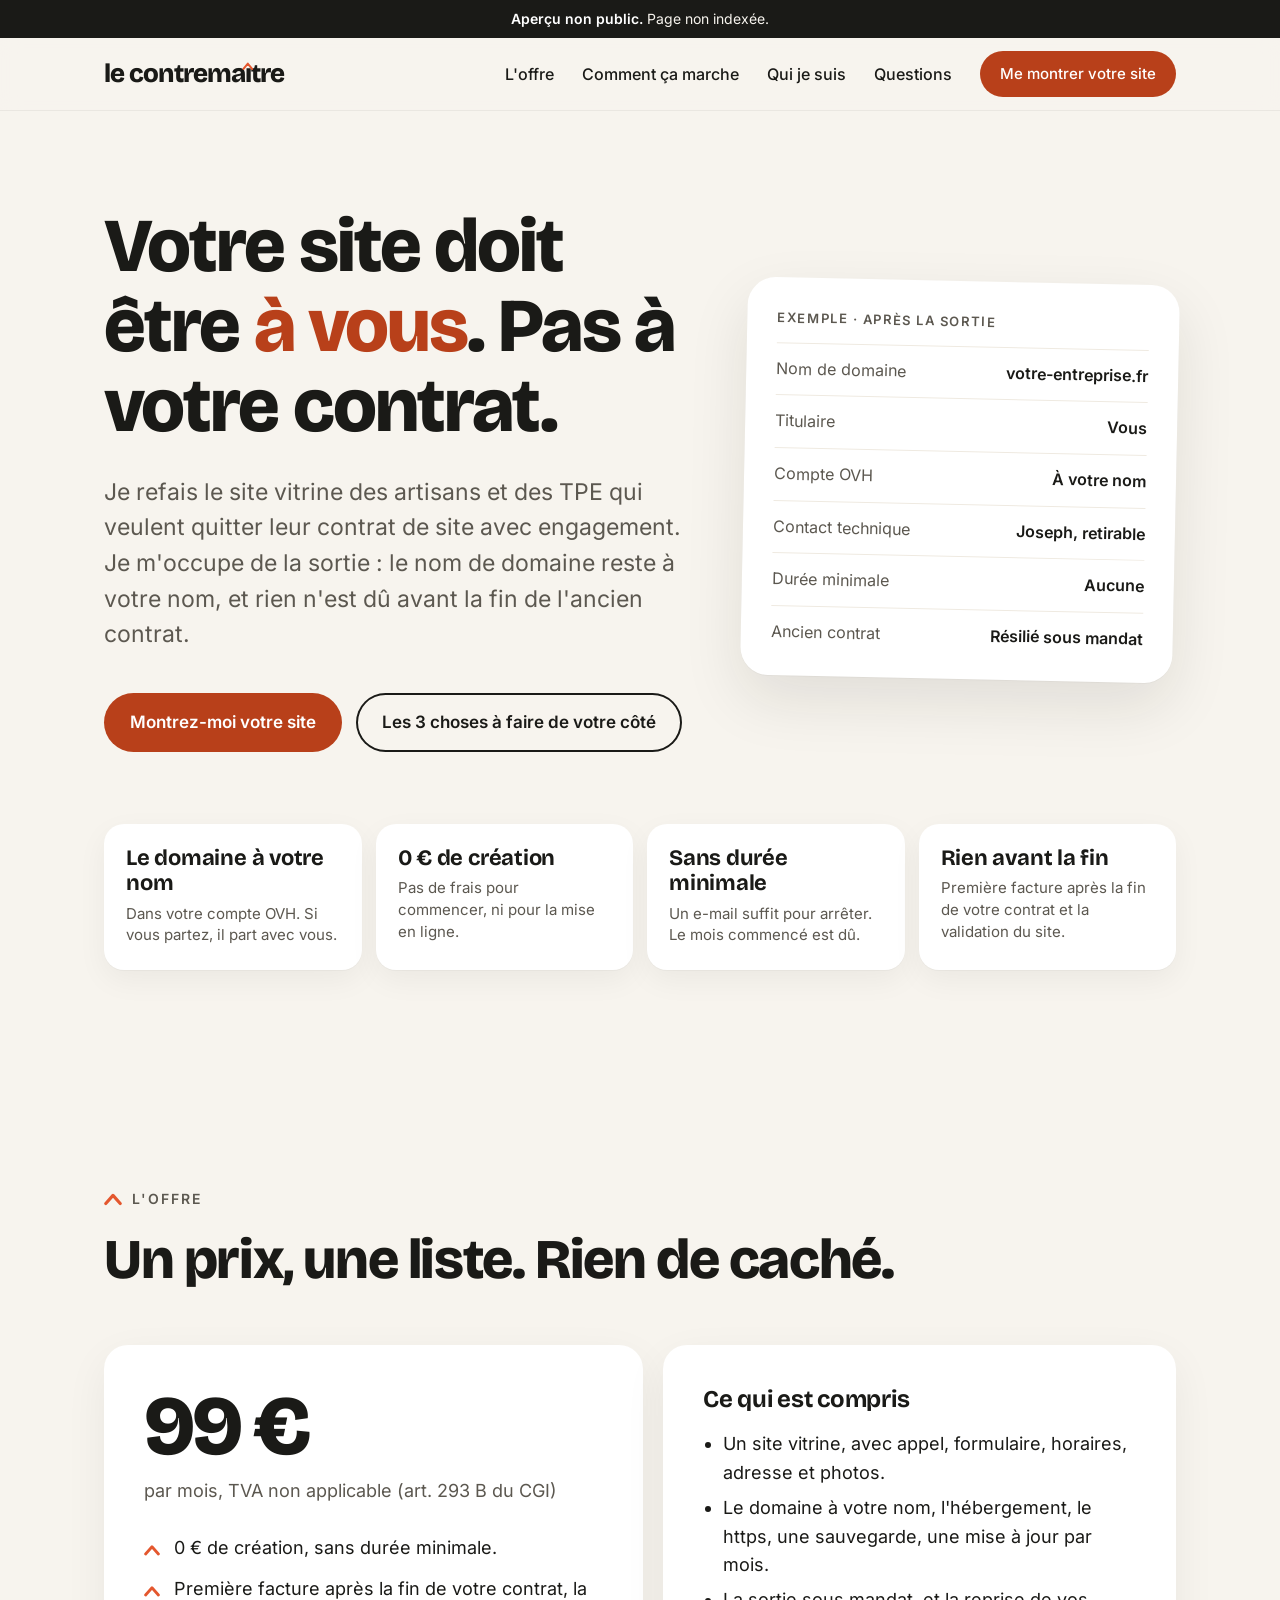
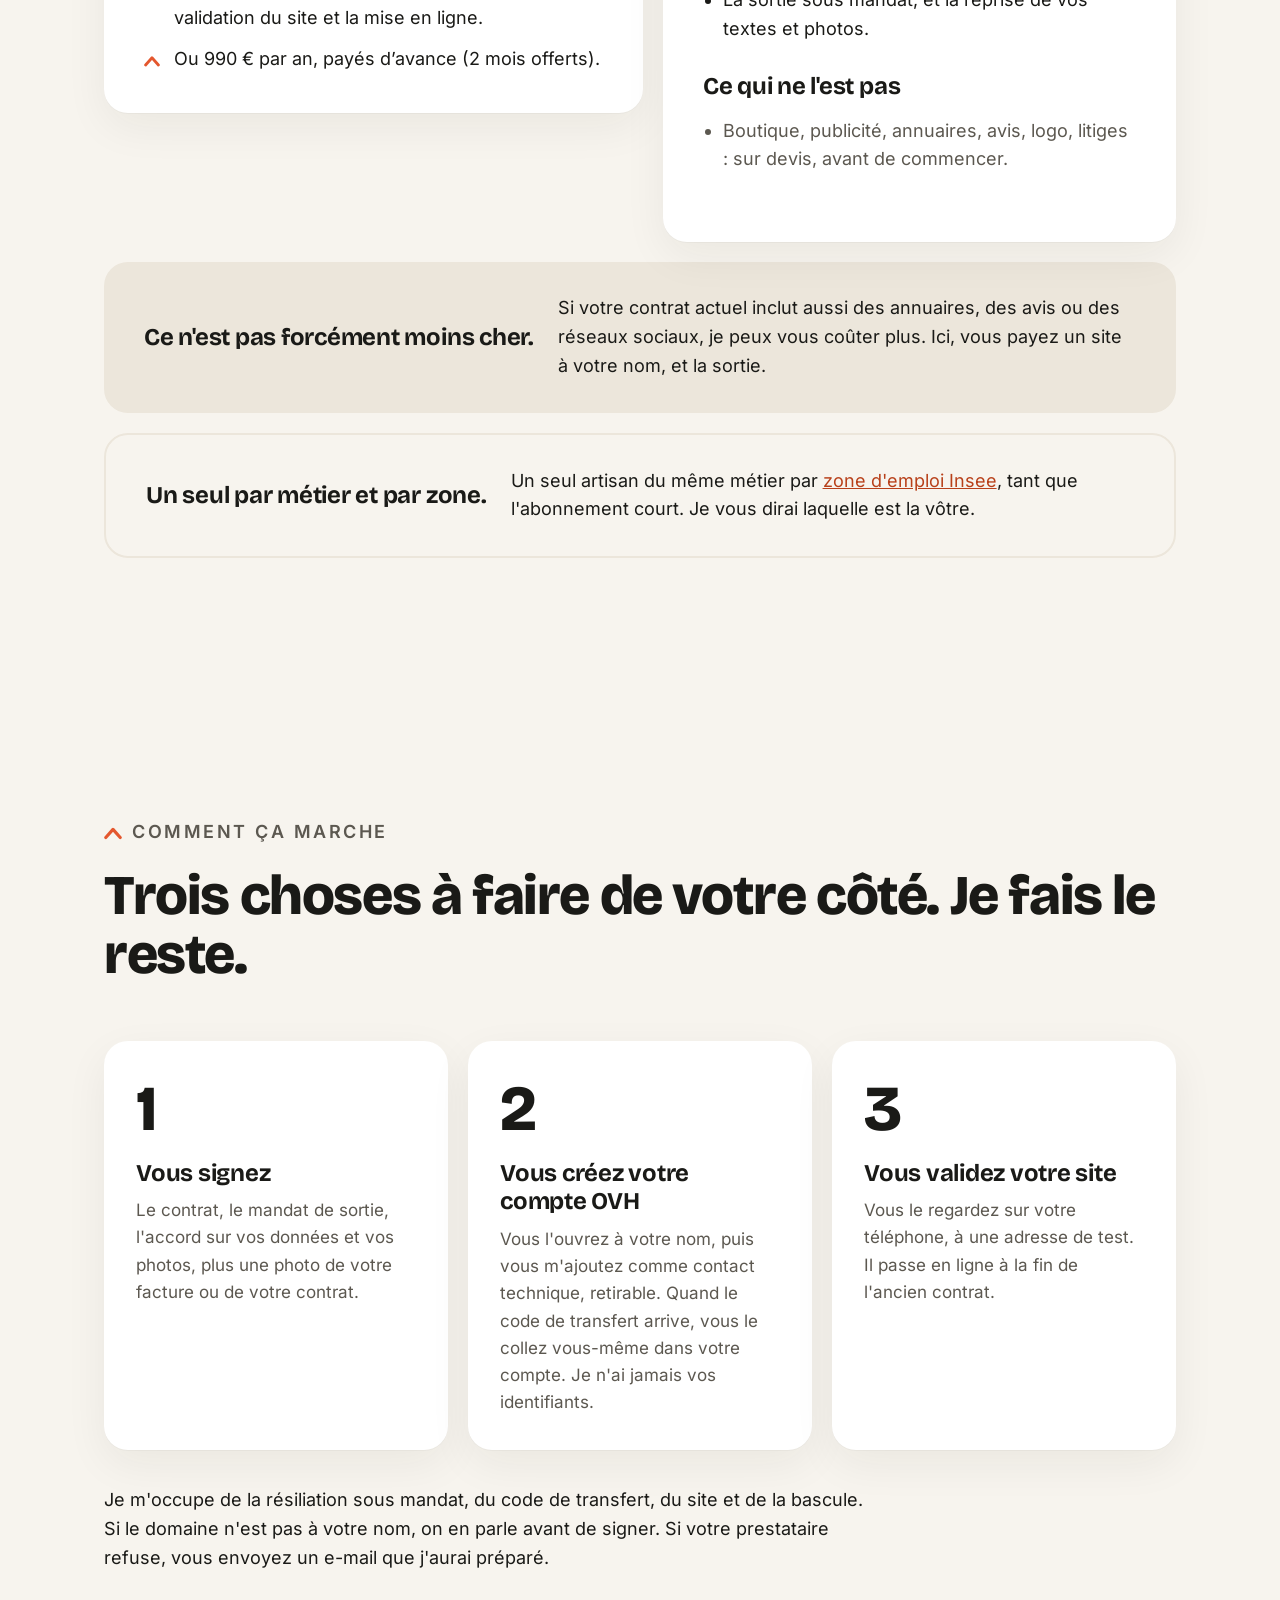
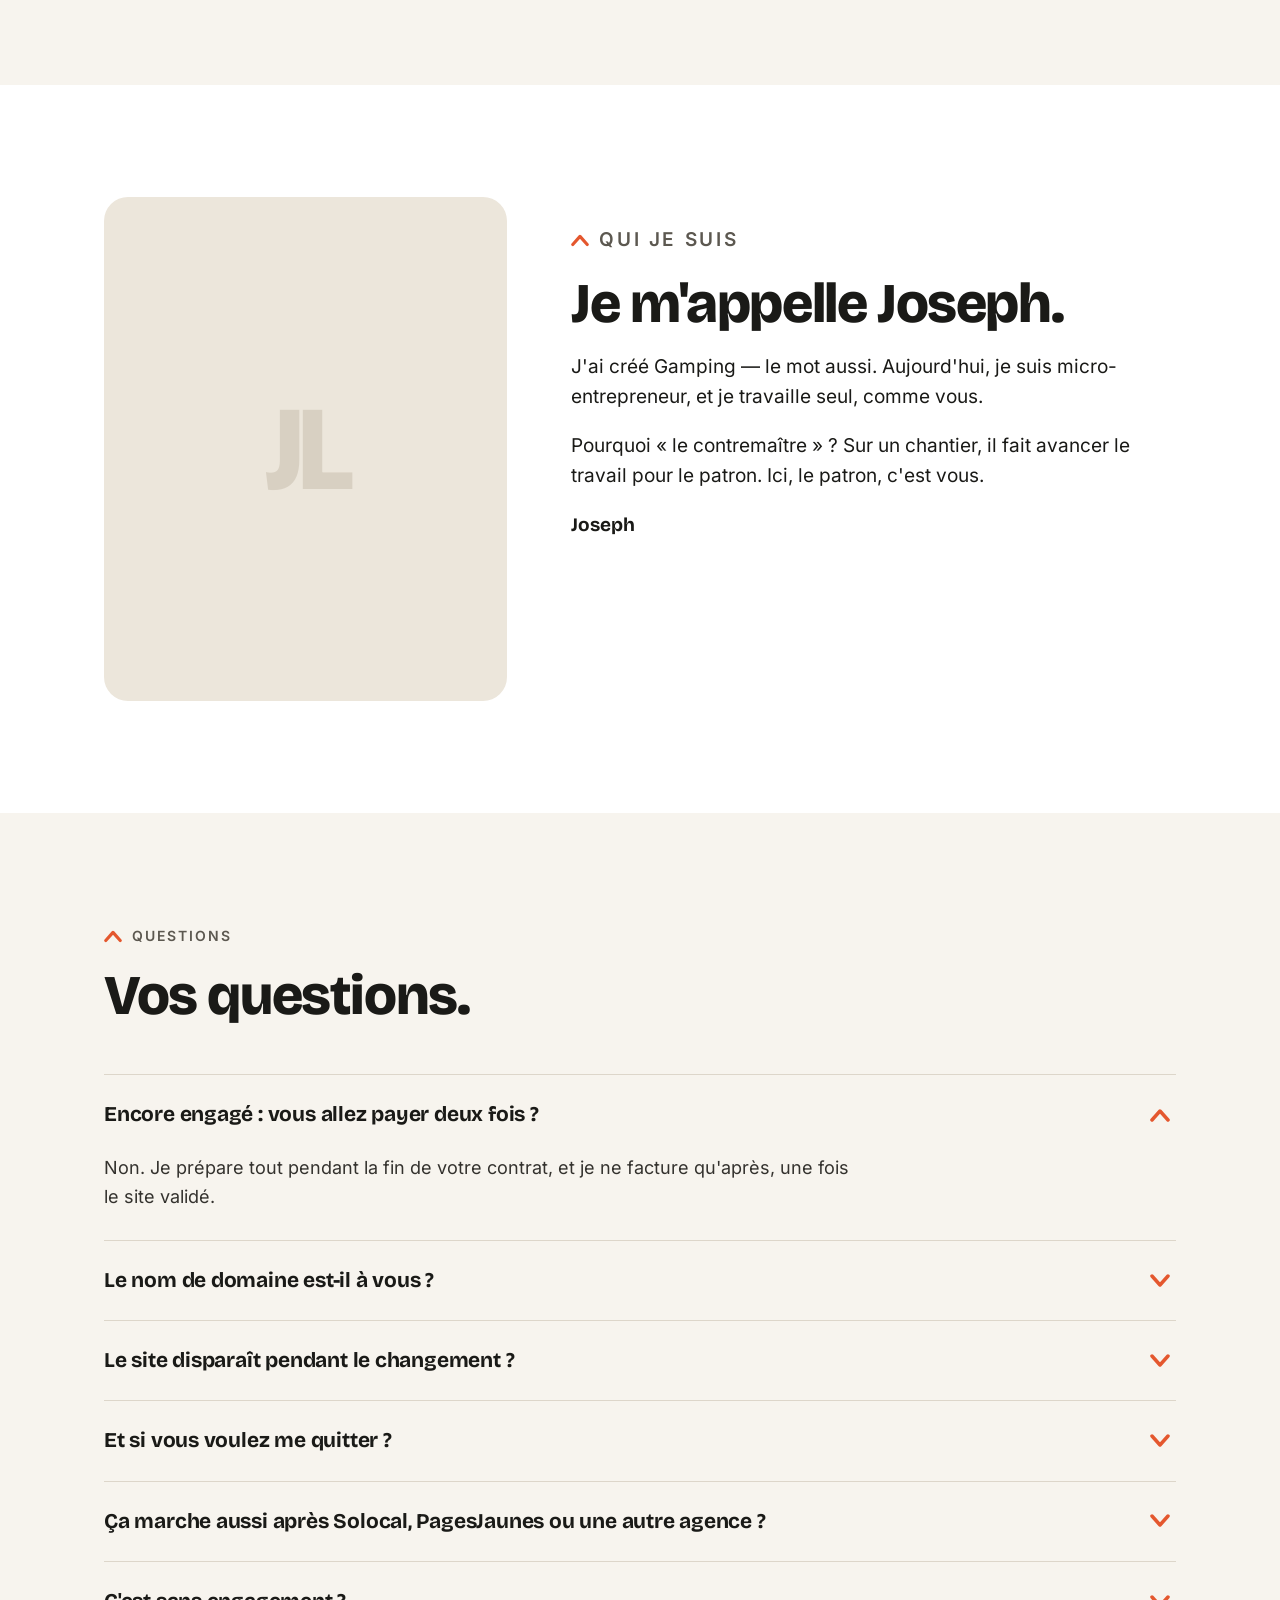
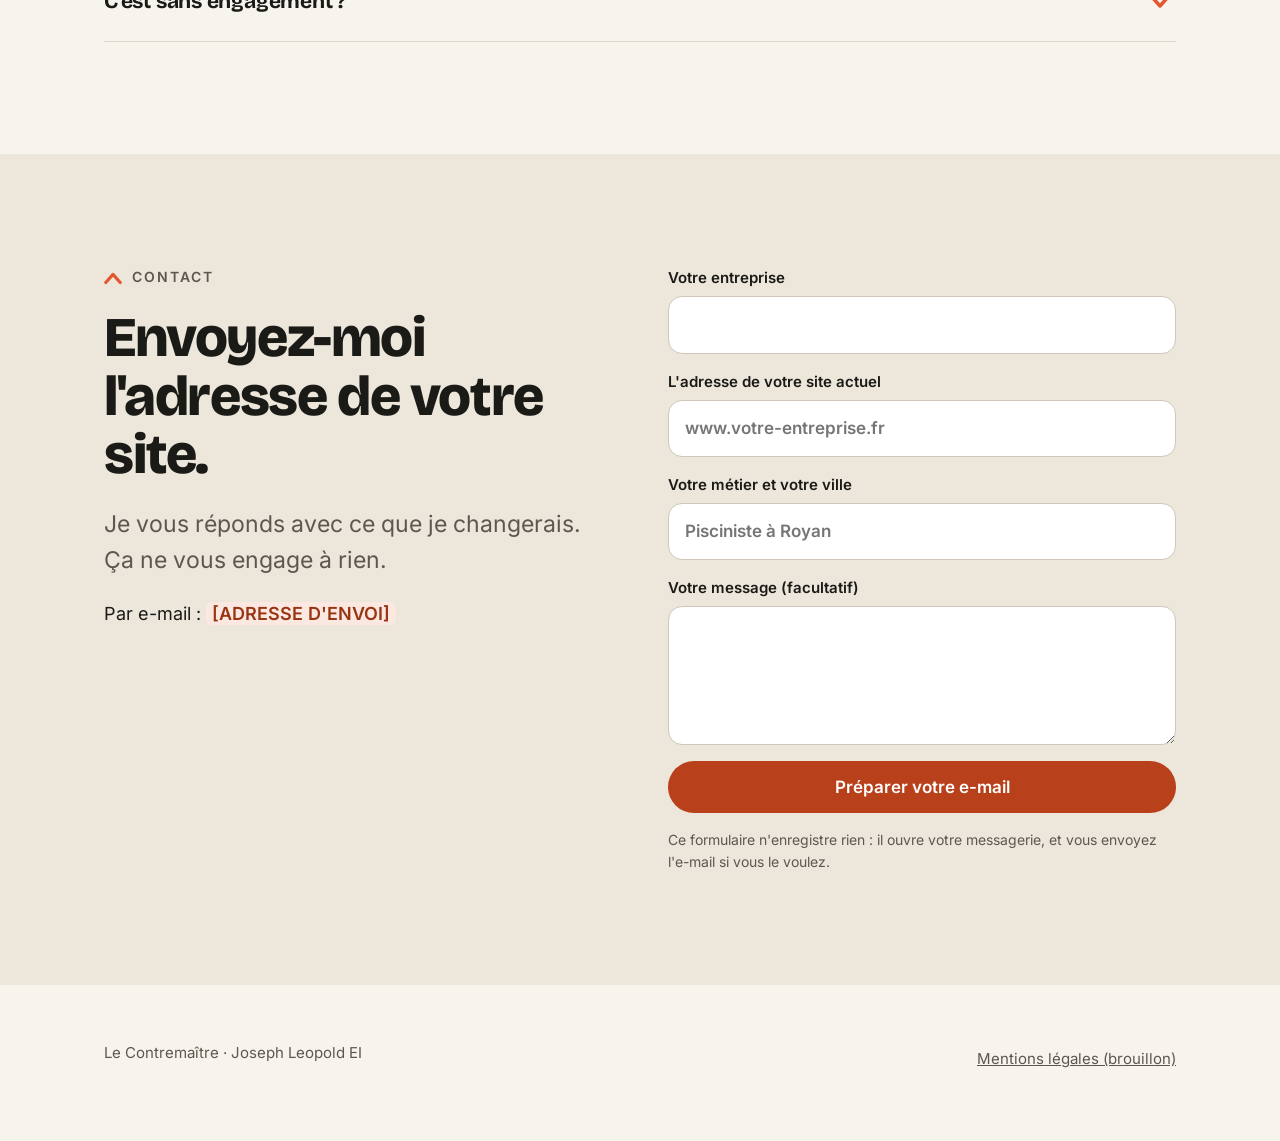
<file: index.html>
<!DOCTYPE html>
<html lang="fr">
<head>
<meta charset="utf-8">
<meta name="viewport" content="width=device-width, initial-scale=1">
<meta name="robots" content="noindex, nofollow, noarchive">
<title>Le Contremaître — votre site d'artisan, à votre nom</title>
<meta name="description" content="Joseph Leopold. Je refais le site vitrine des artisans et des TPE qui veulent quitter leur contrat de site avec engagement, et je prends en charge la sortie. Aperçu non public.">
<link rel="icon" href="assets/favicon.svg" type="image/svg+xml">
<link rel="preload" href="fonts/BricolageGrotesque-latin.woff2" as="font" type="font/woff2" crossorigin>
<link rel="stylesheet" href="assets/fonts.css">
<link rel="stylesheet" href="assets/style.css">
<script src="assets/config.js"></script>
</head>
<body>
<a class="skip" href="#contenu">Aller au contenu</a>
<!-- Note interne : prix à valider par Joseph. Photo de Joseph à ajouter. Adresse d'envoi à choisir. -->
<div class="apercu" role="note"><strong>Aperçu non public.</strong> Page non indexée.</div>

<header class="site">
  <div class="wrap">
    <a class="logo" href="#top" aria-label="Le Contremaître, retour en haut">le contrema<span class="i">ı</span>tre</a>
    <button class="menu-toggle" type="button" aria-expanded="false" aria-controls="nav">Menu</button>
    <nav class="primary" id="nav" aria-label="Sections">
      <a href="#offre">L'offre</a>
      <a href="#comment">Comment ça marche</a>
      <a href="#joseph">Qui je suis</a>
      <a href="#questions">Questions</a>
      <a class="btn" href="#contact">Me montrer votre site</a>
    </nav>
  </div>
</header>

<main id="contenu">

<section class="hero" id="top">
  <div class="wrap">
   <div class="hero-grid">
   <div>
    <h1>Votre site doit être <em>à vous</em>. Pas à votre contrat.</h1>
    <p class="lead">Je refais le site vitrine des artisans et des TPE qui veulent quitter leur contrat de site avec engagement. Je m'occupe de la sortie : le nom de domaine reste à votre nom, et rien n'est dû avant la fin de l'ancien contrat.</p>
    <div class="ctas">
      <a class="btn" href="#contact">Montrez-moi votre site</a>
      <a class="btn ghost" href="#comment">Les 3 choses à faire de votre côté</a>
    </div>
   </div>
   <figure class="fiche" aria-label="Exemple de fiche après la sortie">
     <figcaption>Exemple · après la sortie</figcaption>
     <dl>
       <div><dt>Nom de domaine</dt><dd>votre-entreprise.fr</dd></div>
       <div><dt>Titulaire</dt><dd>Vous</dd></div>
       <div><dt>Compte OVH</dt><dd>À votre nom</dd></div>
       <div><dt>Contact technique</dt><dd>Joseph, retirable</dd></div>
       <div><dt>Durée minimale</dt><dd>Aucune</dd></div>
       <div><dt>Ancien contrat</dt><dd>Résilié sous mandat</dd></div>
     </dl>
   </figure>
   </div>
    <ul class="facts">
      <li><b>Le domaine à votre nom</b><span class="d">Dans votre compte OVH. Si vous partez, il part avec vous.</span></li>
      <li><b><span data-creation>0&nbsp;€</span> de création</b><span class="d">Pas de frais pour commencer, ni pour la mise en ligne.</span></li>
      <li><b>Sans durée minimale</b><span class="d">Un e-mail suffit pour arrêter. Le mois commencé est dû.</span></li>
      <li><b>Rien avant la fin</b><span class="d">Première facture après la fin de votre contrat et la validation du site.</span></li>
    </ul>
  </div>
</section>

<section class="offre" id="offre" aria-labelledby="offre-titre">
  <div class="wrap">
    <p class="eyebrow">L'offre</p>
    <h2 id="offre-titre">Un prix, une liste. Rien de caché.</h2>
    <div class="grid">
      <div class="card">
        <div class="prix" data-prix>99&nbsp;€</div>
        <p class="prix-sous" data-prix-tva>par mois, TVA non applicable (art. 293 B du CGI)</p>
        <!-- Note interne : prix à valider par Joseph. Option annuelle 990 € à confirmer. -->
        <ul class="conditions">
          <li><span data-creation>0&nbsp;€</span> de création, sans durée minimale.</li>
          <li>Première facture après la fin de votre contrat, la validation du site et la mise en ligne.</li>
          <li data-annuel>Ou 990&nbsp;€ par an, payés d'avance (2&nbsp;mois offerts).</li>
        </ul>
      </div>
      <div class="card inclus">
        <h3>Ce qui est compris</h3>
        <ul>
          <li>Un site vitrine, avec appel, formulaire, horaires, adresse et photos.</li>
          <li>Le domaine à votre nom, l'hébergement, le https, une sauvegarde, une mise à jour par mois.</li>
          <li>La sortie sous mandat, et la reprise de vos textes et photos.</li>
        </ul>
        <h3>Ce qui ne l'est pas</h3>
        <ul class="non">
          <li>Boutique, publicité, annuaires, avis, logo, litiges : sur devis, avant de commencer.</li>
        </ul>
      </div>
    </div>

    <div class="zone">
      <b>Ce n'est pas forcément moins cher.</b>
      <p>Si votre contrat actuel inclut aussi des annuaires, des avis ou des réseaux sociaux, je peux vous coûter plus. Ici, vous payez un site à votre nom, et la sortie.</p>
    </div>
    <div class="zone" style="background:transparent;border:2px solid var(--platre)">
      <b>Un seul par métier et par zone.</b>
      <p>Un seul artisan du même métier par <a href="https://www.insee.fr/fr/metadonnees/definition/c1361" rel="noopener">zone d'emploi Insee</a>, tant que l'abonnement court. Je vous dirai laquelle est la vôtre.</p>
    </div>
  </div>
</section>

<section class="comment" id="comment" aria-labelledby="comment-titre">
  <div class="wrap">
    <p class="eyebrow">Comment ça marche</p>
    <h2 id="comment-titre">Trois choses à faire de votre côté. Je fais le reste.</h2>
    <ol class="etapes">
      <li>
        <h3>Vous signez</h3>
        <p>Le contrat, le mandat de sortie, l'accord sur vos données et vos photos, plus une photo de votre facture ou de votre contrat.</p>
      </li>
      <li>
        <h3>Vous créez votre compte OVH</h3>
        <p>Vous l'ouvrez à votre nom, puis vous m'ajoutez comme contact technique, retirable. Quand le code de transfert arrive, vous le collez vous-même dans votre compte. Je n'ai jamais vos identifiants.</p>
      </li>
      <li>
        <h3>Vous validez votre site</h3>
        <p>Vous le regardez sur votre téléphone, à une adresse de test. Il passe en ligne à la fin de l'ancien contrat.</p>
      </li>
    </ol>
    <p>Je m'occupe de la résiliation sous mandat, du code de transfert, du site et de la bascule. Si le domaine n'est pas à votre nom, on en parle avant de signer. Si votre prestataire refuse, vous envoyez un e-mail que j'aurai préparé.</p>
  </div>
</section>

<section class="apropos" id="joseph" aria-labelledby="joseph-titre" style="background:#fff">
  <div class="wrap grid">
    <div class="portrait" role="img" aria-label="Joseph Leopold">
      <span class="init" aria-hidden="true">JL</span>
      <!-- Photo de Joseph à ajouter. -->
    </div>
    <div class="texte">
      <p class="eyebrow">Qui je suis</p>
      <h2 id="joseph-titre">Je m'appelle Joseph.</h2>
      <p>J'ai créé Gamping — le mot aussi. Aujourd'hui, je suis micro-entrepreneur, et je travaille seul, comme vous.</p>
      <p>Pourquoi « le contremaître » ? Sur un chantier, il fait avancer le travail pour le patron. Ici, le patron, c'est vous.</p>
      <p class="signature">Joseph</p>
    </div>
  </div>
</section>

<section class="faq" id="questions" aria-labelledby="faq-titre">
  <div class="wrap">
    <p class="eyebrow">Questions</p>
    <h2 id="faq-titre">Vos questions.</h2>
    <div class="liste">
      <details open>
        <summary>Encore engagé : vous allez payer deux fois ?</summary>
        <div><p>Non. Je prépare tout pendant la fin de votre contrat, et je ne facture qu'après, une fois le site validé.</p></div>
      </details>
      <details>
        <summary>Le nom de domaine est-il à vous ?</summary>
        <div><p>Souvent, oui. Je vérifie votre cas dans le <a href="https://www.afnic.fr/wp-media/uploads/2022/10/Guide-des-procedures-Afnic-VF.pdf" rel="noopener">registre public</a> avant que vous signiez.</p></div>
      </details>
      <details>
        <summary>Le site disparaît pendant le changement ?</summary>
        <div><p>Non. L'ancien site reste en ligne jusqu'à la fin du contrat. On bascule le jour prévu.</p></div>
      </details>
      <details>
        <summary>Et si vous voulez me quitter ?</summary>
        <div><p>Un e-mail suffit. Le domaine et le compte OVH restent à votre nom, sans frais. Après 12&nbsp;mois payés, je vous cède aussi les fichiers du site, sans frais. Avant, vous pouvez les racheter&nbsp;: 50&nbsp;€ par mois manquant avant 12&nbsp;mois, soit au plus 550&nbsp;€.</p></div>
      </details>
      <details>
        <summary>Ça marche aussi après Solocal, PagesJaunes ou une autre agence ?</summary>
        <div><p>Oui, quel que soit votre prestataire. Sur 47 sites de clients Solocal relevés le 7&nbsp;novembre 2026, 46 domaines étaient déjà au nom du client.</p></div>
      </details>
      <details>
        <summary>C'est sans engagement ?</summary>
        <div><p>Oui, pour la formule mensuelle : le mois commencé est dû. Annuaires, avis et réseaux sociaux ne sont pas compris.</p></div>
      </details>
    </div>
  </div>
</section>

<section class="contact" id="contact" aria-labelledby="contact-titre">
  <div class="wrap grid">
    <div>
      <p class="eyebrow">Contact</p>
      <h2 id="contact-titre">Envoyez-moi l'adresse de votre site.</h2>
      <p class="lead" style="margin-top:22px">Je vous réponds avec ce que je changerais. Ça ne vous engage à rien.</p>
      <p style="margin-top:22px">Par e-mail : <span data-email class="todo">[ADRESSE D'ENVOI]</span></p>
    </div>
    <form id="contact-form" novalidate>
      <label>Votre entreprise<input name="entreprise" autocomplete="organization" required></label>
      <label>L'adresse de votre site actuel<input name="site" inputmode="url" placeholder="www.votre-entreprise.fr"></label>
      <label>Votre métier et votre ville<input name="metier" placeholder="Pisciniste à Royan"></label>
      <label>Votre message (facultatif)<textarea name="message" rows="4"></textarea></label>
      <button class="btn" type="submit">Préparer votre e-mail</button>
      <p class="note" id="form-etat" role="status" aria-live="polite"></p>
      <p class="note">Ce formulaire n'enregistre rien : il ouvre votre messagerie, et vous envoyez l'e-mail si vous le voulez.</p>
    </form>
  </div>
</section>
</main>

<footer>
  <div class="wrap">
    <span>Le Contremaître · Joseph Leopold EI</span>
    <span><a href="mentions.html">Mentions légales (brouillon)</a></span>
  </div>
</footer>
<script src="assets/main.js"></script>
</body>
</html>
</file>
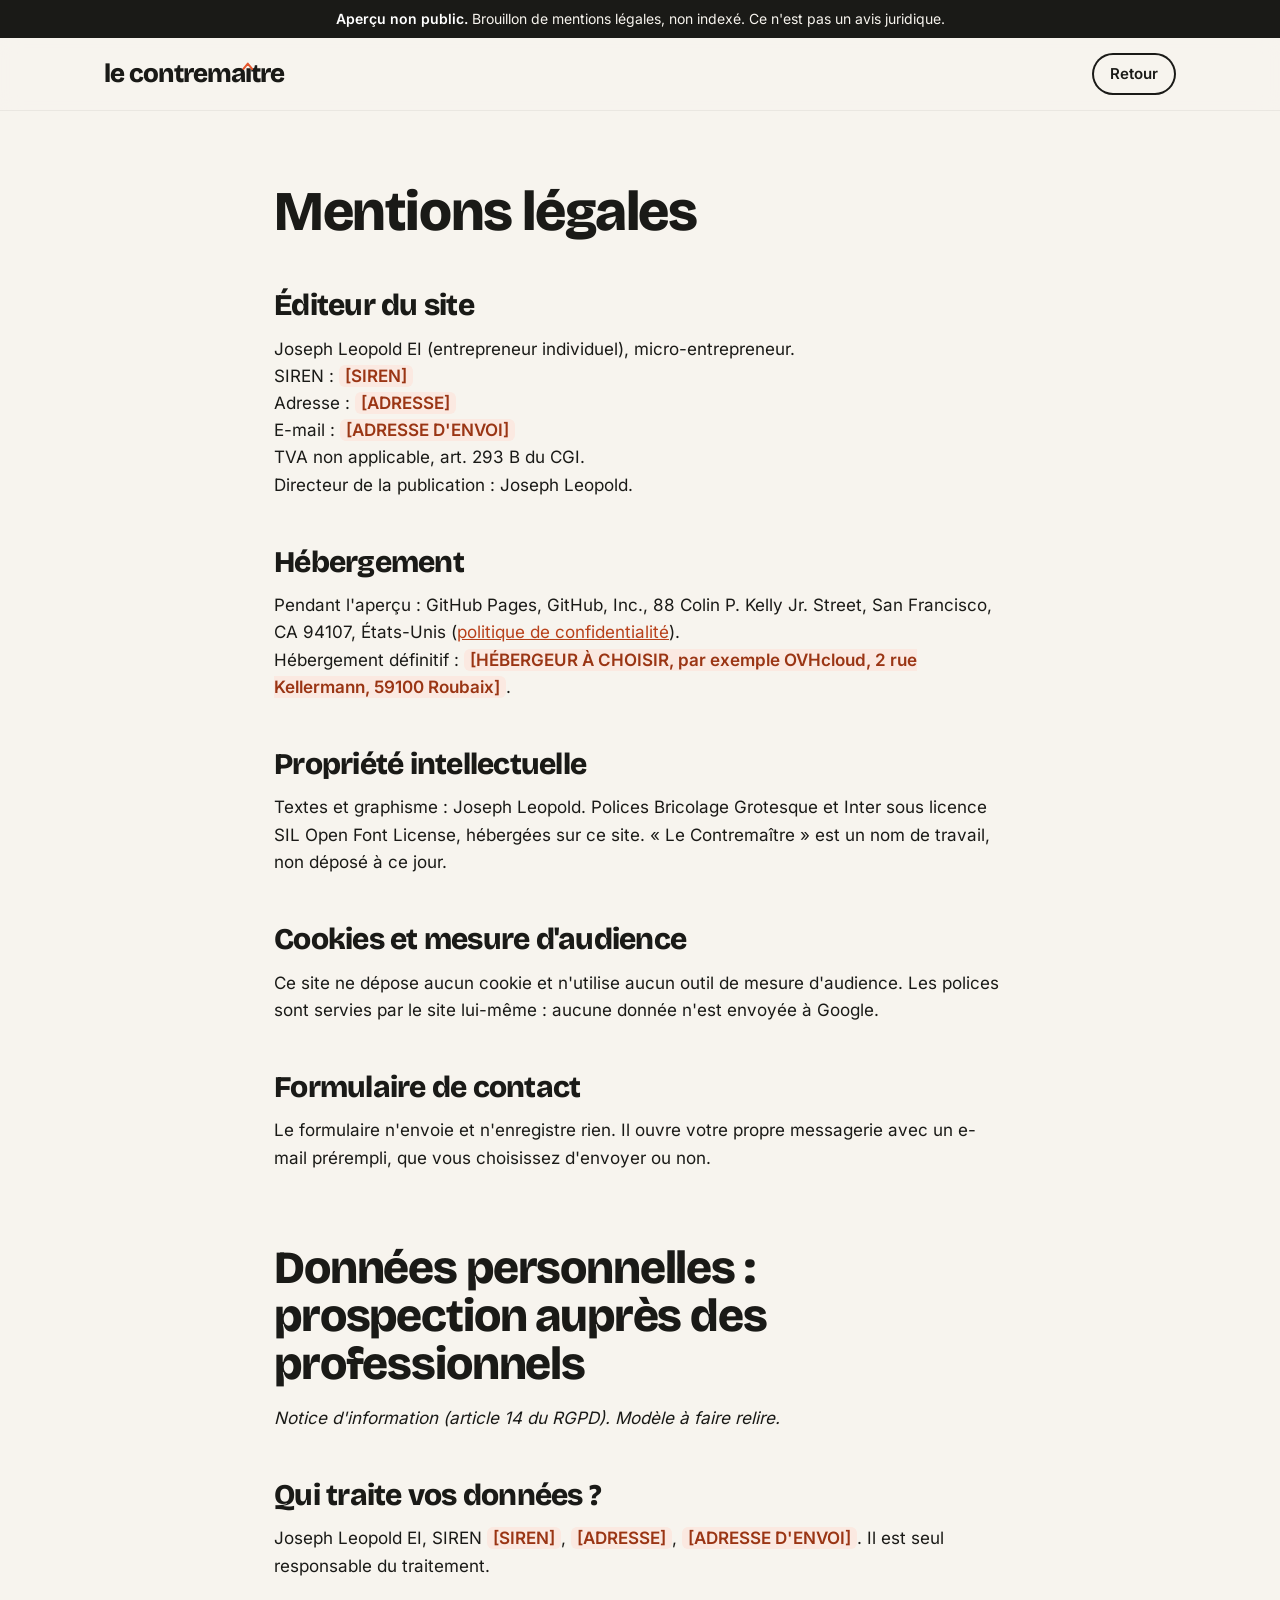
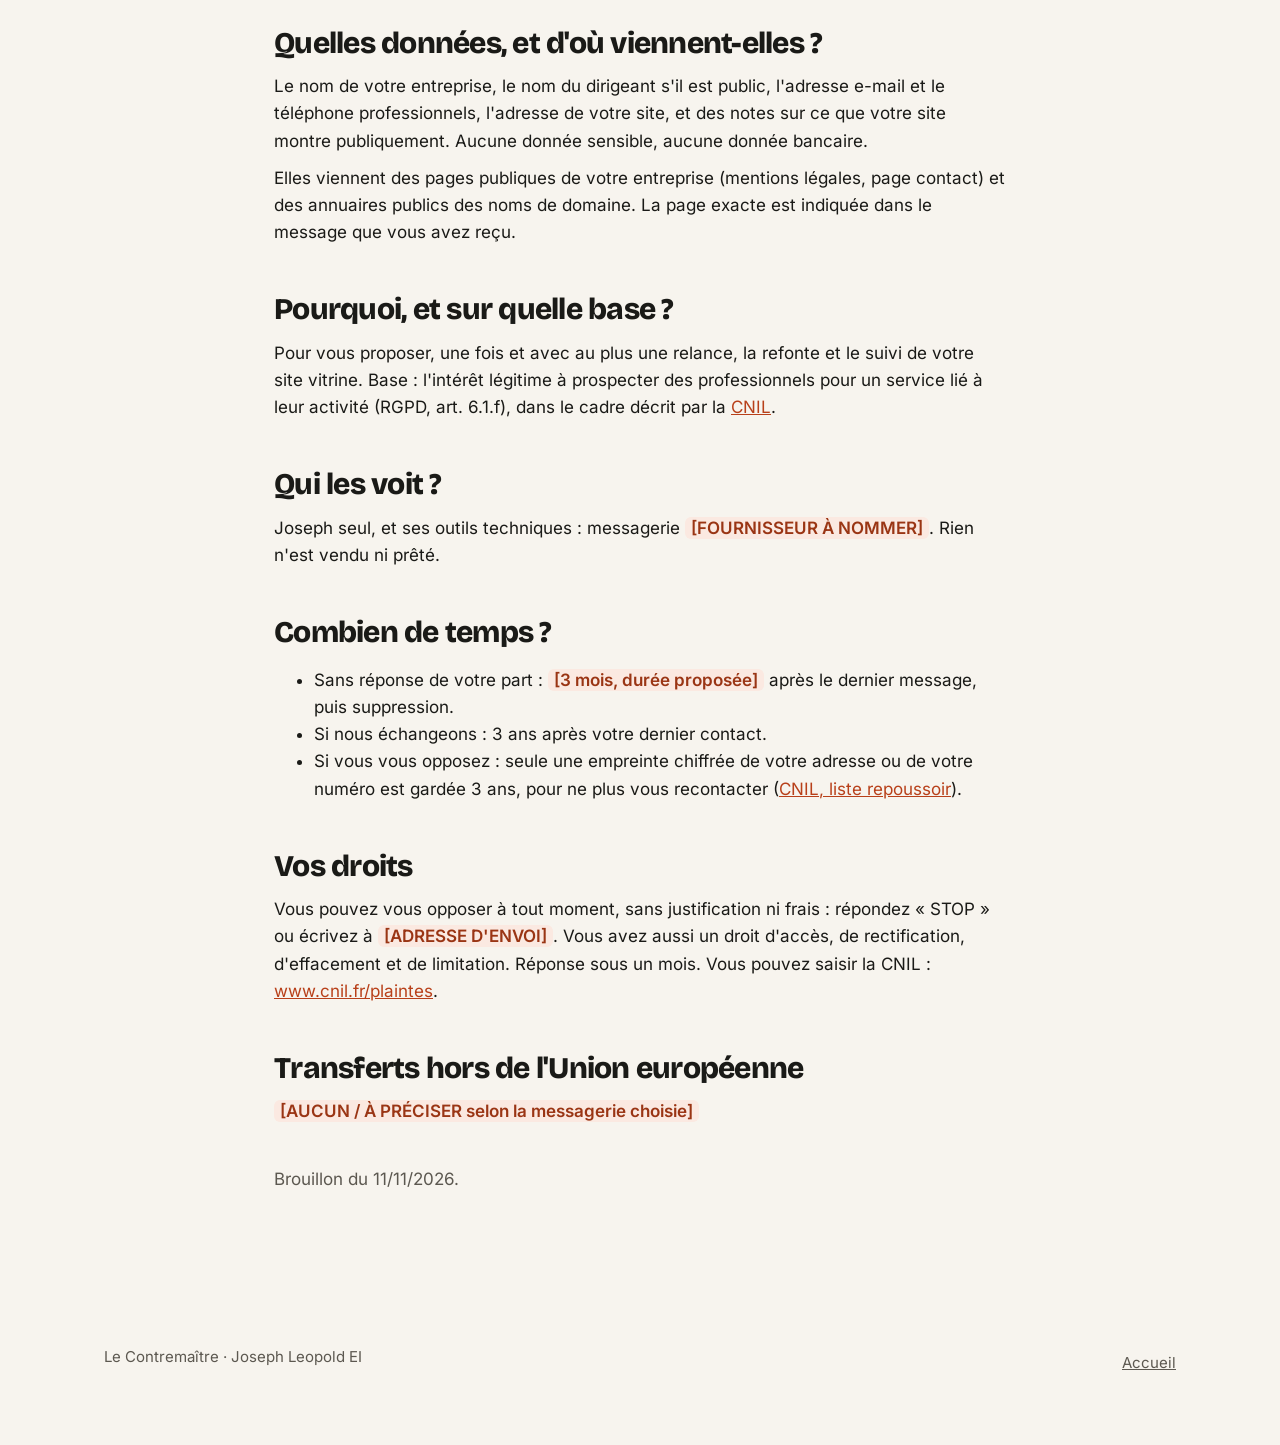
<file: mentions.html>
<!DOCTYPE html>
<html lang="fr">
<head>
<meta charset="utf-8">
<meta name="viewport" content="width=device-width, initial-scale=1">
<meta name="robots" content="noindex, nofollow, noarchive">
<title>Mentions légales (brouillon) — Le Contremaître</title>
<link rel="icon" href="assets/favicon.svg" type="image/svg+xml">
<link rel="stylesheet" href="assets/fonts.css">
<link rel="stylesheet" href="assets/style.css">
<script src="assets/config.js"></script>
<style>.legal{padding:72px 0 96px}.legal .wrap{max-width:780px}.legal h2{font-size:30px;margin:48px 0 14px}.legal p,.legal li{font-size:17px}.legal p+p{margin-top:10px}.todo{background:#FBE9E1;color:#9A3514;font-weight:600;padding:1px 6px;border-radius:6px}</style>
</head>
<body>
<!-- Note interne : champs surlignés à remplir par Joseph avant publication. -->
<div class="apercu" role="note"><strong>Aperçu non public.</strong> Brouillon de mentions légales, non indexé. Ce n'est pas un avis juridique.</div>
<header class="site"><div class="wrap"><a class="logo" href="index.html">le contrema<span class="i">ı</span>tre</a><a class="btn ghost" href="index.html" style="padding:9px 18px;font-size:15px">Retour</a></div></header>
<main class="legal"><div class="wrap">
<h1 style="font-size:clamp(36px,6vw,56px)">Mentions légales</h1>

<h2>Éditeur du site</h2>
<p>Joseph Leopold EI (entrepreneur individuel), micro-entrepreneur.<br>
SIREN : <span class="todo">[SIREN]</span><br>
Adresse : <span class="todo">[ADRESSE]</span><br>
E-mail : <span data-email class="todo">[ADRESSE D'ENVOI]</span><br>
TVA non applicable, art. 293 B du CGI.<br>
Directeur de la publication : Joseph Leopold.</p>

<h2>Hébergement</h2>
<p>Pendant l'aperçu : GitHub Pages, GitHub, Inc., 88 Colin P. Kelly Jr. Street, San Francisco, CA 94107, États-Unis (<a href="https://docs.github.com/fr/site-policy/privacy-policies/github-general-privacy-statement" rel="noopener">politique de confidentialité</a>).<br>
Hébergement définitif : <span class="todo">[HÉBERGEUR À CHOISIR, par exemple OVHcloud, 2 rue Kellermann, 59100 Roubaix]</span>.</p>

<h2>Propriété intellectuelle</h2>
<p>Textes et graphisme : Joseph Leopold. Polices Bricolage Grotesque et Inter sous licence SIL Open Font License, hébergées sur ce site. « Le Contremaître » est un nom de travail, non déposé à ce jour.</p>

<h2>Cookies et mesure d'audience</h2>
<p>Ce site ne dépose aucun cookie et n'utilise aucun outil de mesure d'audience. Les polices sont servies par le site lui-même : aucune donnée n'est envoyée à Google.</p>

<h2>Formulaire de contact</h2>
<p>Le formulaire n'envoie et n'enregistre rien. Il ouvre votre propre messagerie avec un e-mail prérempli, que vous choisissez d'envoyer ou non.</p>

<h1 style="font-size:clamp(32px,5vw,46px);margin-top:72px">Données personnelles : prospection auprès des professionnels</h1>
<p style="margin-top:16px"><em>Notice d'information (article 14 du RGPD). Modèle à faire relire.</em></p>

<h2>Qui traite vos données ?</h2>
<p>Joseph Leopold EI, SIREN <span class="todo">[SIREN]</span>, <span class="todo">[ADRESSE]</span>, <span data-email class="todo">[ADRESSE D'ENVOI]</span>. Il est seul responsable du traitement.</p>
<h2>Quelles données, et d'où viennent-elles ?</h2>
<p>Le nom de votre entreprise, le nom du dirigeant s'il est public, l'adresse e-mail et le téléphone professionnels, l'adresse de votre site, et des notes sur ce que votre site montre publiquement. Aucune donnée sensible, aucune donnée bancaire.</p>
<p>Elles viennent des pages publiques de votre entreprise (mentions légales, page contact) et des annuaires publics des noms de domaine. La page exacte est indiquée dans le message que vous avez reçu.</p>
<h2>Pourquoi, et sur quelle base ?</h2>
<p>Pour vous proposer, une fois et avec au plus une relance, la refonte et le suivi de votre site vitrine. Base : l'intérêt légitime à prospecter des professionnels pour un service lié à leur activité (RGPD, art. 6.1.f), dans le cadre décrit par la <a href="https://www.cnil.fr/fr/la-prospection-commerciale-par-courrier-electronique-sms-mms-et-automate-dappel" rel="noopener">CNIL</a>.</p>
<h2>Qui les voit ?</h2>
<p>Joseph seul, et ses outils techniques : messagerie <span class="todo">[FOURNISSEUR À NOMMER]</span>. Rien n'est vendu ni prêté.</p>
<h2>Combien de temps ?</h2>
<ul>
<li>Sans réponse de votre part : <span class="todo">[3 mois, durée proposée]</span> après le dernier message, puis suppression.</li>
<li>Si nous échangeons : 3 ans après votre dernier contact.</li>
<li>Si vous vous opposez : seule une empreinte chiffrée de votre adresse ou de votre numéro est gardée 3 ans, pour ne plus vous recontacter (<a href="https://www.cnil.fr/fr/comment-utiliser-une-liste-repoussoir-pour-respecter-lopposition-la-prospection" rel="noopener">CNIL, liste repoussoir</a>).</li>
</ul>
<h2>Vos droits</h2>
<p>Vous pouvez vous opposer à tout moment, sans justification ni frais : répondez « STOP » ou écrivez à <span data-email class="todo">[ADRESSE D'ENVOI]</span>. Vous avez aussi un droit d'accès, de rectification, d'effacement et de limitation. Réponse sous un mois. Vous pouvez saisir la CNIL : <a href="https://www.cnil.fr/fr/plaintes" rel="noopener">www.cnil.fr/plaintes</a>.</p>
<h2>Transferts hors de l'Union européenne</h2>
<p><span class="todo">[AUCUN / À PRÉCISER selon la messagerie choisie]</span></p>
<p style="margin-top:40px" class="note">Brouillon du 11/11/2026.</p>
</div></main>
<footer><div class="wrap"><span>Le Contremaître · Joseph Leopold EI</span><span><a href="index.html">Accueil</a></span></div></footer>
<script src="assets/main.js"></script>
</body></html>
</file>
<file: assets/fonts.css>
@font-face{font-family: 'Bricolage Grotesque';
  font-style: normal;
  font-weight: 500;
  font-stretch: 100%;
  font-display: swap;
  src: url(../fonts/BricolageGrotesque-latin-ext.woff2) format('woff2');
  unicode-range: U+0100-02BA, U+02BD-02C5, U+02C7-02CC, U+02CE-02D7, U+02DD-02FF, U+0304, U+0308, U+0329, U+1D00-1DBF, U+1E00-1E9F, U+1EF2-1EFF, U+2020, U+20A0-20AB, U+20AD-20C4, U+2113, U+2C60-2C7F, U+A720-A7FF;}
@font-face{font-family: 'Bricolage Grotesque';
  font-style: normal;
  font-weight: 500;
  font-stretch: 100%;
  font-display: swap;
  src: url(../fonts/BricolageGrotesque-latin.woff2) format('woff2');
  unicode-range: U+0000-00FF, U+0131, U+0152-0153, U+02BB-02BC, U+02C6, U+02DA, U+02DC, U+0304, U+0308, U+0329, U+2000-206F, U+20AC, U+2122, U+2191, U+2193, U+2212, U+2215, U+FEFF, U+FFFD;}
@font-face{font-family: 'Bricolage Grotesque';
  font-style: normal;
  font-weight: 700;
  font-stretch: 100%;
  font-display: swap;
  src: url(../fonts/BricolageGrotesque-latin-ext.woff2) format('woff2');
  unicode-range: U+0100-02BA, U+02BD-02C5, U+02C7-02CC, U+02CE-02D7, U+02DD-02FF, U+0304, U+0308, U+0329, U+1D00-1DBF, U+1E00-1E9F, U+1EF2-1EFF, U+2020, U+20A0-20AB, U+20AD-20C4, U+2113, U+2C60-2C7F, U+A720-A7FF;}
@font-face{font-family: 'Bricolage Grotesque';
  font-style: normal;
  font-weight: 700;
  font-stretch: 100%;
  font-display: swap;
  src: url(../fonts/BricolageGrotesque-latin.woff2) format('woff2');
  unicode-range: U+0000-00FF, U+0131, U+0152-0153, U+02BB-02BC, U+02C6, U+02DA, U+02DC, U+0304, U+0308, U+0329, U+2000-206F, U+20AC, U+2122, U+2191, U+2193, U+2212, U+2215, U+FEFF, U+FFFD;}
@font-face{font-family: 'Bricolage Grotesque';
  font-style: normal;
  font-weight: 800;
  font-stretch: 100%;
  font-display: swap;
  src: url(../fonts/BricolageGrotesque-latin-ext.woff2) format('woff2');
  unicode-range: U+0100-02BA, U+02BD-02C5, U+02C7-02CC, U+02CE-02D7, U+02DD-02FF, U+0304, U+0308, U+0329, U+1D00-1DBF, U+1E00-1E9F, U+1EF2-1EFF, U+2020, U+20A0-20AB, U+20AD-20C4, U+2113, U+2C60-2C7F, U+A720-A7FF;}
@font-face{font-family: 'Bricolage Grotesque';
  font-style: normal;
  font-weight: 800;
  font-stretch: 100%;
  font-display: swap;
  src: url(../fonts/BricolageGrotesque-latin.woff2) format('woff2');
  unicode-range: U+0000-00FF, U+0131, U+0152-0153, U+02BB-02BC, U+02C6, U+02DA, U+02DC, U+0304, U+0308, U+0329, U+2000-206F, U+20AC, U+2122, U+2191, U+2193, U+2212, U+2215, U+FEFF, U+FFFD;}
@font-face{font-family: 'Inter';
  font-style: normal;
  font-weight: 400;
  font-display: swap;
  src: url(../fonts/Inter-latin-ext.woff2) format('woff2');
  unicode-range: U+0100-02BA, U+02BD-02C5, U+02C7-02CC, U+02CE-02D7, U+02DD-02FF, U+0304, U+0308, U+0329, U+1D00-1DBF, U+1E00-1E9F, U+1EF2-1EFF, U+2020, U+20A0-20AB, U+20AD-20C4, U+2113, U+2C60-2C7F, U+A720-A7FF;}
@font-face{font-family: 'Inter';
  font-style: normal;
  font-weight: 400;
  font-display: swap;
  src: url(../fonts/Inter-latin.woff2) format('woff2');
  unicode-range: U+0000-00FF, U+0131, U+0152-0153, U+02BB-02BC, U+02C6, U+02DA, U+02DC, U+0304, U+0308, U+0329, U+2000-206F, U+20AC, U+2122, U+2191, U+2193, U+2212, U+2215, U+FEFF, U+FFFD;}
@font-face{font-family: 'Inter';
  font-style: normal;
  font-weight: 500;
  font-display: swap;
  src: url(../fonts/Inter-latin-ext.woff2) format('woff2');
  unicode-range: U+0100-02BA, U+02BD-02C5, U+02C7-02CC, U+02CE-02D7, U+02DD-02FF, U+0304, U+0308, U+0329, U+1D00-1DBF, U+1E00-1E9F, U+1EF2-1EFF, U+2020, U+20A0-20AB, U+20AD-20C4, U+2113, U+2C60-2C7F, U+A720-A7FF;}
@font-face{font-family: 'Inter';
  font-style: normal;
  font-weight: 500;
  font-display: swap;
  src: url(../fonts/Inter-latin.woff2) format('woff2');
  unicode-range: U+0000-00FF, U+0131, U+0152-0153, U+02BB-02BC, U+02C6, U+02DA, U+02DC, U+0304, U+0308, U+0329, U+2000-206F, U+20AC, U+2122, U+2191, U+2193, U+2212, U+2215, U+FEFF, U+FFFD;}
@font-face{font-family: 'Inter';
  font-style: normal;
  font-weight: 600;
  font-display: swap;
  src: url(../fonts/Inter-latin-ext.woff2) format('woff2');
  unicode-range: U+0100-02BA, U+02BD-02C5, U+02C7-02CC, U+02CE-02D7, U+02DD-02FF, U+0304, U+0308, U+0329, U+1D00-1DBF, U+1E00-1E9F, U+1EF2-1EFF, U+2020, U+20A0-20AB, U+20AD-20C4, U+2113, U+2C60-2C7F, U+A720-A7FF;}
@font-face{font-family: 'Inter';
  font-style: normal;
  font-weight: 600;
  font-display: swap;
  src: url(../fonts/Inter-latin.woff2) format('woff2');
  unicode-range: U+0000-00FF, U+0131, U+0152-0153, U+02BB-02BC, U+02C6, U+02DA, U+02DC, U+0304, U+0308, U+0329, U+2000-206F, U+20AC, U+2122, U+2191, U+2193, U+2212, U+2215, U+FEFF, U+FFFD;}
</file>
<file: assets/style.css>
:root{
  --craie:#F7F4EE;--encre:#1A1A17;--chantier:#E4572E;--brique:#B8401A;--brique-fonce:#9A3514;
  --platre:#ECE6DB;--ardoise:#5C5850;--blanc:#fff;
  --r:24px;--max:1120px;
  --toit:url("data:image/svg+xml,%3Csvg xmlns='http://www.w3.org/2000/svg' viewBox='0 0 40 40'%3E%3Cpath d='M4 30 L20 12 L36 30' fill='none' stroke='%23E4572E' stroke-width='7' stroke-linecap='round' stroke-linejoin='round'/%3E%3C/svg%3E");
}
*{box-sizing:border-box}
html{scroll-behavior:smooth;scroll-padding-top:84px}
body{margin:0;background:var(--craie);color:var(--encre);font:400 18px/1.6 Inter,system-ui,sans-serif;-webkit-font-smoothing:antialiased}
img,svg{max-width:100%;display:block}
a{color:var(--brique)}
a:hover{color:var(--brique-fonce)}
:focus-visible{outline:3px solid var(--brique);outline-offset:3px;border-radius:6px}
h1,h2,h3{font-family:'Bricolage Grotesque',Inter,sans-serif;letter-spacing:-.025em;line-height:1.05;margin:0}
h1{font-weight:800;font-size:clamp(42px,7.4vw,88px)}
h2{font-weight:800;font-size:clamp(34px,5vw,56px)}
h3{font-weight:700;font-size:24px;letter-spacing:-.01em;line-height:1.2}
p{margin:0}
.wrap{max-width:var(--max);margin:0 auto;padding:0 24px}
.skip{position:absolute;left:-999px;top:8px;background:var(--encre);color:#fff;padding:10px 16px;border-radius:999px;z-index:20}
.skip:focus{left:8px}

/* Bandeau aperçu */
.apercu{background:var(--encre);color:var(--craie);font-size:14px;line-height:1.45;text-align:center;padding:9px 16px}
.apercu strong{color:#fff}

/* En-tête */
header.site{position:sticky;top:0;z-index:10;background:rgba(247,244,238,.92);backdrop-filter:saturate(1.2) blur(10px);border-bottom:1px solid rgba(26,26,23,.06)}
header .wrap{display:flex;align-items:center;justify-content:space-between;height:72px}
.logo{padding:10px 0;font-family:'Bricolage Grotesque';font-weight:800;font-size:26px;letter-spacing:-.035em;color:var(--encre);text-decoration:none;white-space:nowrap;line-height:1}
.logo:hover{color:var(--encre)}
.i{position:relative;display:inline-block}
.i::before{content:"";position:absolute;left:50%;top:-.04em;width:.44em;height:.44em;transform:translateX(-50%);background:no-repeat center/100% var(--toit)}
nav.primary{display:flex;gap:28px;align-items:center}
nav.primary a{color:var(--encre);text-decoration:none;font-weight:500;font-size:16px}
nav.primary a:hover{color:var(--brique)}
.menu-toggle{display:none}

/* Boutons */
.btn{display:inline-flex;align-items:center;justify-content:center;gap:10px;background:var(--brique);color:#fff!important;text-decoration:none;font-weight:600;font-size:17px;padding:16px 26px;border-radius:999px;border:0;cursor:pointer;font-family:inherit;transition:background .15s,transform .15s}
.btn:hover{background:var(--brique-fonce);transform:translateY(-1px)}
.btn.ghost{background:transparent;color:var(--encre)!important;box-shadow:inset 0 0 0 2px var(--encre)}
.btn.ghost:hover{background:var(--encre);color:#fff!important}
nav.primary .btn{padding:11px 20px;font-size:15px}

/* Sections */
section{padding:112px 0}
.eyebrow{font-size:14px;font-weight:600;letter-spacing:.14em;text-transform:uppercase;color:var(--ardoise);margin-bottom:20px;display:flex;align-items:center;gap:10px}
.eyebrow::before{content:"";width:18px;height:18px;background:no-repeat center/100% var(--toit)}
.lead{font-size:clamp(19px,2.1vw,23px);line-height:1.55;color:var(--ardoise);max-width:720px}
.src{font-size:13px;color:var(--ardoise)}
.src a{color:var(--ardoise)}

/* Accueil */
.hero{padding:96px 0 88px}
.hero h1{max-width:900px;font-size:clamp(42px,6.4vw,76px)}
.hero-grid{display:grid;grid-template-columns:1.35fr 1fr;gap:56px;align-items:center}
.fiche{margin:0;background:#fff;border-radius:28px;padding:30px 30px 18px;box-shadow:0 1px 0 rgba(0,0,0,.03),0 24px 60px rgba(26,26,23,.10);transform:rotate(1.2deg)}
.fiche figcaption{font-size:13px;font-weight:600;letter-spacing:.12em;text-transform:uppercase;color:var(--ardoise);margin-bottom:14px}
.fiche dl{margin:0}
.fiche dl div{display:flex;justify-content:space-between;gap:16px;padding:13px 0;border-top:1px solid #EFEAE1;font-size:16px}
.fiche dt{color:var(--ardoise);white-space:nowrap}
.fiche dd{margin:0;font-weight:600;text-align:right;display:flex;align-items:center;gap:8px}

.hero h1 em{font-style:normal;color:var(--brique)}
.hero .lead{margin-top:28px}
.hero .ctas{margin-top:40px;display:flex;flex-wrap:wrap;gap:14px}
.facts{margin-top:72px;display:grid;grid-template-columns:repeat(4,1fr);gap:14px;list-style:none;padding:0}
.facts li{background:var(--blanc);border-radius:20px;padding:22px 22px 24px;box-shadow:0 1px 0 rgba(0,0,0,.03),0 10px 30px rgba(26,26,23,.05)}
.facts b{display:block;font-family:'Bricolage Grotesque';font-size:22px;font-weight:700;letter-spacing:-.01em;line-height:1.15;margin-bottom:6px}
.facts .d{font-size:15px;color:var(--ardoise);line-height:1.45;display:block}

/* Mission */
.mission{background:var(--encre);color:var(--craie)}
.mission .eyebrow{color:#C9C3B8}
.mission h2{color:#fff;max-width:880px}
.mission .cols{margin-top:56px;display:grid;grid-template-columns:repeat(3,minmax(0,1fr));gap:40px}
.mission .cols p{color:#D9D3C8;font-size:17px}
.mission .cols h3{color:#fff;margin-bottom:12px}
.mission .src,.mission .src a{color:#B5AFA4}

/* Offre */
.offre .grid{margin-top:56px;display:grid;grid-template-columns:1.05fr 1fr;gap:20px;align-items:start}
.card{background:var(--blanc);border-radius:var(--r);padding:40px;box-shadow:0 1px 0 rgba(0,0,0,.03),0 14px 44px rgba(26,26,23,.06)}
.prix{font-family:'Bricolage Grotesque';font-weight:800;font-size:clamp(56px,8vw,84px);letter-spacing:-.04em;line-height:1}
.prix-sous{color:var(--ardoise);margin-top:8px}
.statut{display:inline-block;margin-top:16px;font-size:14px;font-weight:600;background:#FBE9E1;color:var(--brique-fonce);padding:6px 12px;border-radius:999px}
.conditions{list-style:none;padding:0;margin:28px 0 0;display:grid;gap:12px}
.conditions li{padding-left:30px;position:relative}
.conditions li::before{content:"";position:absolute;left:0;top:.45em;width:16px;height:16px;background:no-repeat center/100% var(--toit)}
.inclus h3{margin-bottom:16px}
.inclus ul{margin:0 0 28px;padding-left:20px}
.inclus li{margin:6px 0}
.inclus .non{color:var(--ardoise)}
.zone{margin-top:20px;background:var(--platre);border-radius:var(--r);padding:32px 40px;display:grid;grid-template-columns:auto 1fr;gap:24px;align-items:center}
.zone b{font-family:'Bricolage Grotesque';font-size:24px;letter-spacing:-.01em}

/* 3 actions */
.etapes{margin-top:56px;display:grid;grid-template-columns:repeat(3,1fr);gap:20px;list-style:none;padding:0;counter-reset:e}
.etapes li{background:var(--blanc);border-radius:var(--r);padding:36px 32px 34px;box-shadow:0 1px 0 rgba(0,0,0,.03),0 14px 44px rgba(26,26,23,.06);counter-increment:e;position:relative}
.etapes li::before{content:counter(e);font-family:'Bricolage Grotesque';font-weight:800;font-size:64px;line-height:1;color:var(--encre);display:block;margin-bottom:18px;letter-spacing:-.04em}
.etapes .temps{display:inline-block;margin-top:16px;font-size:14px;font-weight:600;color:var(--ardoise);background:var(--craie);border-radius:999px;padding:5px 12px}
.etapes p{margin-top:10px;color:var(--ardoise);font-size:17px}
.comment .wrap > p{margin-top:36px;max-width:760px;font-size:18px}
.moi{margin-top:20px;display:grid;grid-template-columns:1fr 1fr;gap:20px}
.moi .card{box-shadow:none;background:transparent;border:2px solid var(--platre)}
.moi ul{margin:14px 0 0;padding-left:20px}
.moi li{margin:6px 0;font-size:17px}

/* À propos */
.apropos .grid{display:grid;grid-template-columns:.8fr 1.2fr;gap:64px;align-items:start}
.portrait{aspect-ratio:4/5;border-radius:var(--r);background:var(--platre);display:flex;flex-direction:column;justify-content:flex-end;padding:28px;position:relative;overflow:hidden}
.portrait .init{position:absolute;inset:0;display:grid;place-items:center;font-family:'Bricolage Grotesque';font-weight:800;font-size:120px;color:#D8D0C2;letter-spacing:-.05em}
.portrait p{position:relative;font-size:14px;color:var(--ardoise)}
.apropos .texte p{font-size:19px;margin-top:18px}
.apropos .texte p:first-of-type{margin-top:28px}
.signature{margin-top:32px;font-family:'Bricolage Grotesque';font-weight:700;font-size:22px}

/* FAQ */
.faq .liste{margin-top:48px;border-top:1px solid #DDD6CA}
.faq details{border-bottom:1px solid #DDD6CA}
.faq summary{list-style:none;cursor:pointer;padding:26px 48px 26px 0;font-family:'Bricolage Grotesque';font-weight:700;font-size:21px;letter-spacing:-.01em;position:relative;line-height:1.3}
.faq summary::-webkit-details-marker{display:none}
.faq summary::after{content:"";position:absolute;right:6px;top:50%;width:20px;height:20px;margin-top:-10px;background:no-repeat center/100% var(--toit);transform:rotate(180deg);transition:transform .2s}
.faq details[open] summary::after{transform:rotate(0)}
.faq details>div{padding:0 0 28px;max-width:760px;color:#34322E}
.faq details>div p+p{margin-top:12px}

/* Contact */
.contact{background:var(--platre)}
.contact .grid{display:grid;grid-template-columns:1fr 1fr;gap:56px;align-items:start}
form{display:grid;gap:16px}
label{font-weight:600;font-size:15px;display:grid;gap:6px}
input,textarea{font:inherit;font-size:17px;padding:14px 16px;border-radius:14px;border:1.5px solid #CFC7B9;background:#fff;color:var(--encre)}
input:focus,textarea:focus{outline:3px solid var(--brique);outline-offset:1px;border-color:transparent}
.note{font-size:14px;color:var(--ardoise)}

/* Pied */
footer{padding:56px 0 64px;font-size:15px;color:var(--ardoise)}
footer .wrap{display:flex;justify-content:space-between;gap:24px;flex-wrap:wrap}
footer a{color:var(--ardoise);display:inline-block;padding:6px 0}

/* Mobile */
@media (max-width:900px){
  section{padding:80px 0}
  .hero{padding:56px 0 64px}
  .facts{grid-template-columns:1fr 1fr}
  .hero-grid{grid-template-columns:1fr;gap:44px}
  .fiche{transform:none}
  .mission .cols,.etapes,.moi,.offre .grid,.apropos .grid,.contact .grid{grid-template-columns:1fr}
  .apropos .grid{gap:32px}
  .portrait{aspect-ratio:16/10}
  .zone{grid-template-columns:1fr;padding:28px}
  .card{padding:30px 26px}
  .menu-toggle{display:inline-flex;font:600 15px Inter,sans-serif;background:transparent;border:2px solid var(--encre);border-radius:999px;padding:8px 16px;color:var(--encre);cursor:pointer}
  nav.primary{display:none;position:absolute;top:72px;left:0;right:0;background:var(--craie);flex-direction:column;align-items:flex-start;padding:16px 24px 28px;gap:18px;border-bottom:1px solid #DDD6CA}
  nav.primary.open{display:flex}
}
@media (max-width:480px){
  .facts{grid-template-columns:1fr}
  .logo{font-size:23px}
  .hero .ctas .btn{width:100%}
}
@media (prefers-reduced-motion:reduce){html{scroll-behavior:auto}.btn{transition:none}}

.todo{background:#FBE9E1;color:#9A3514;font-weight:600;padding:1px 6px;border-radius:6px}
#form-etat:empty{display:none}
#form-etat{color:#9A3514;font-weight:600}
</file>
